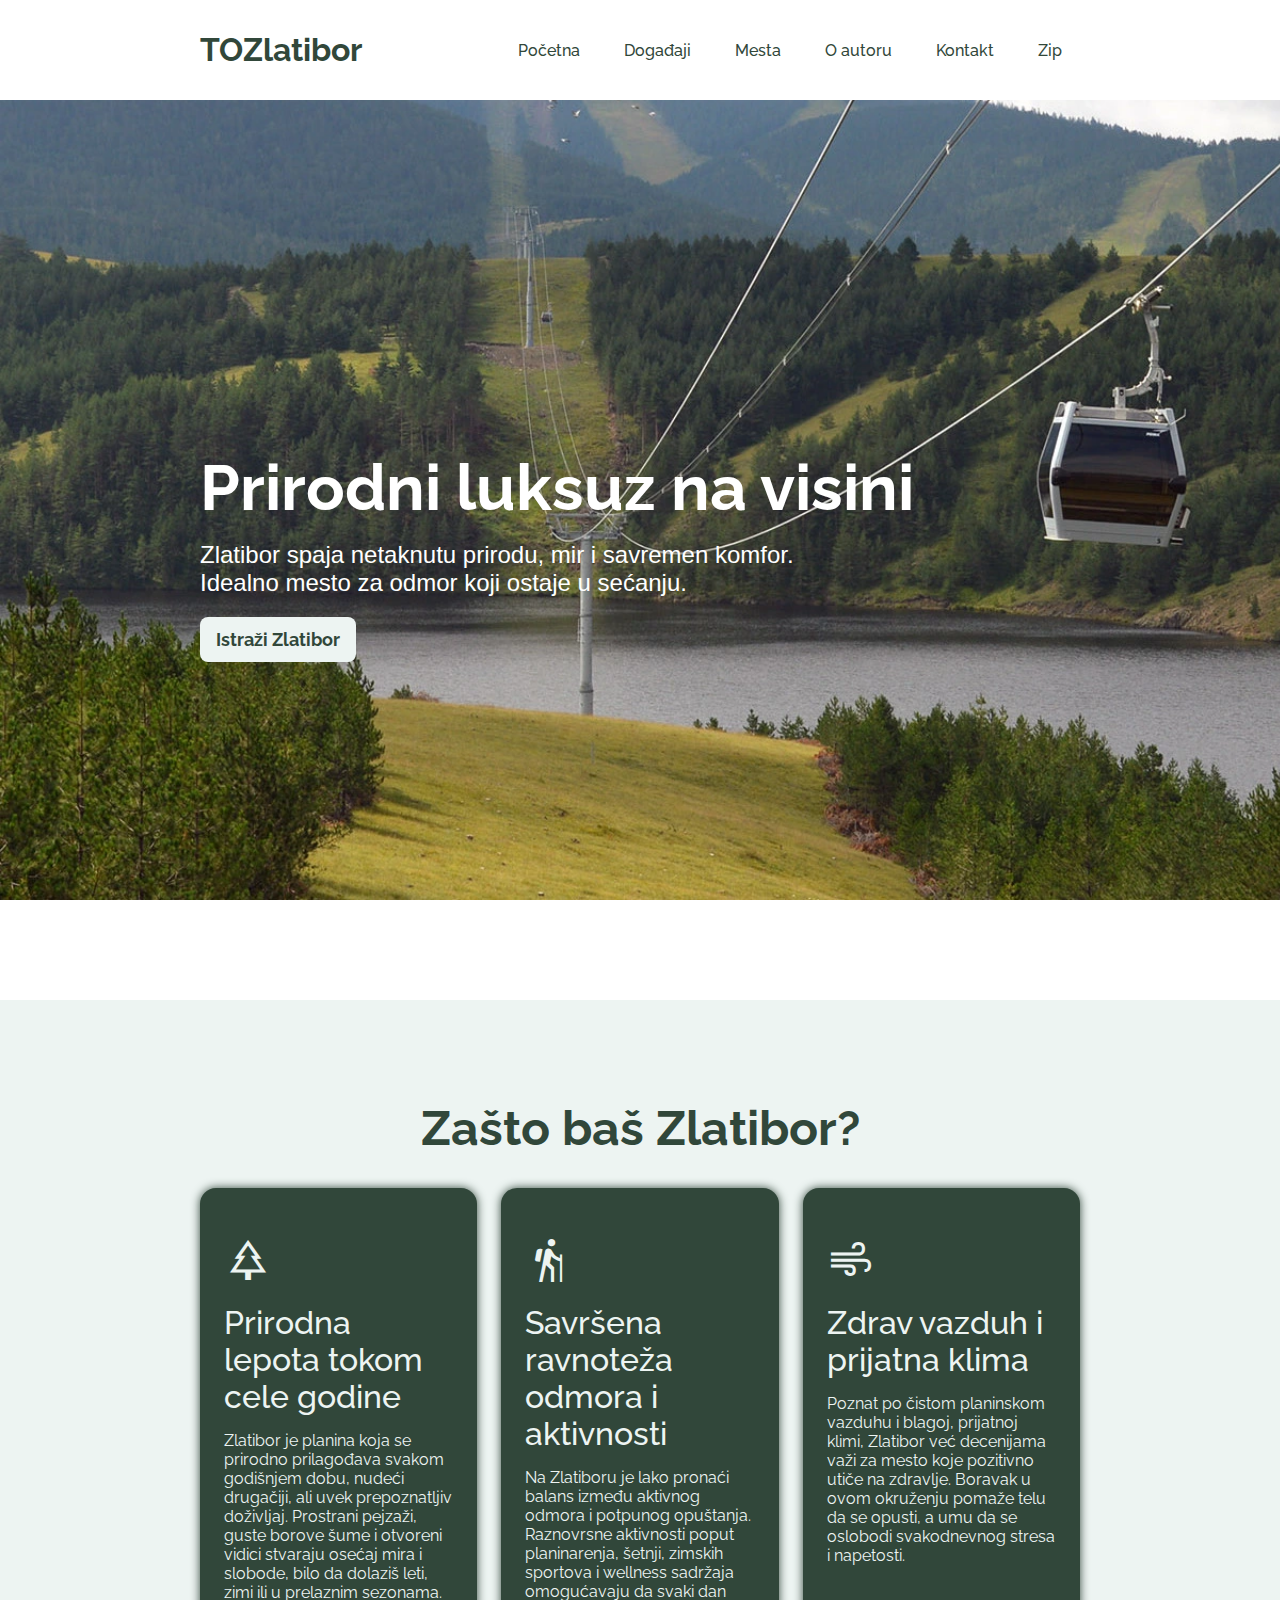
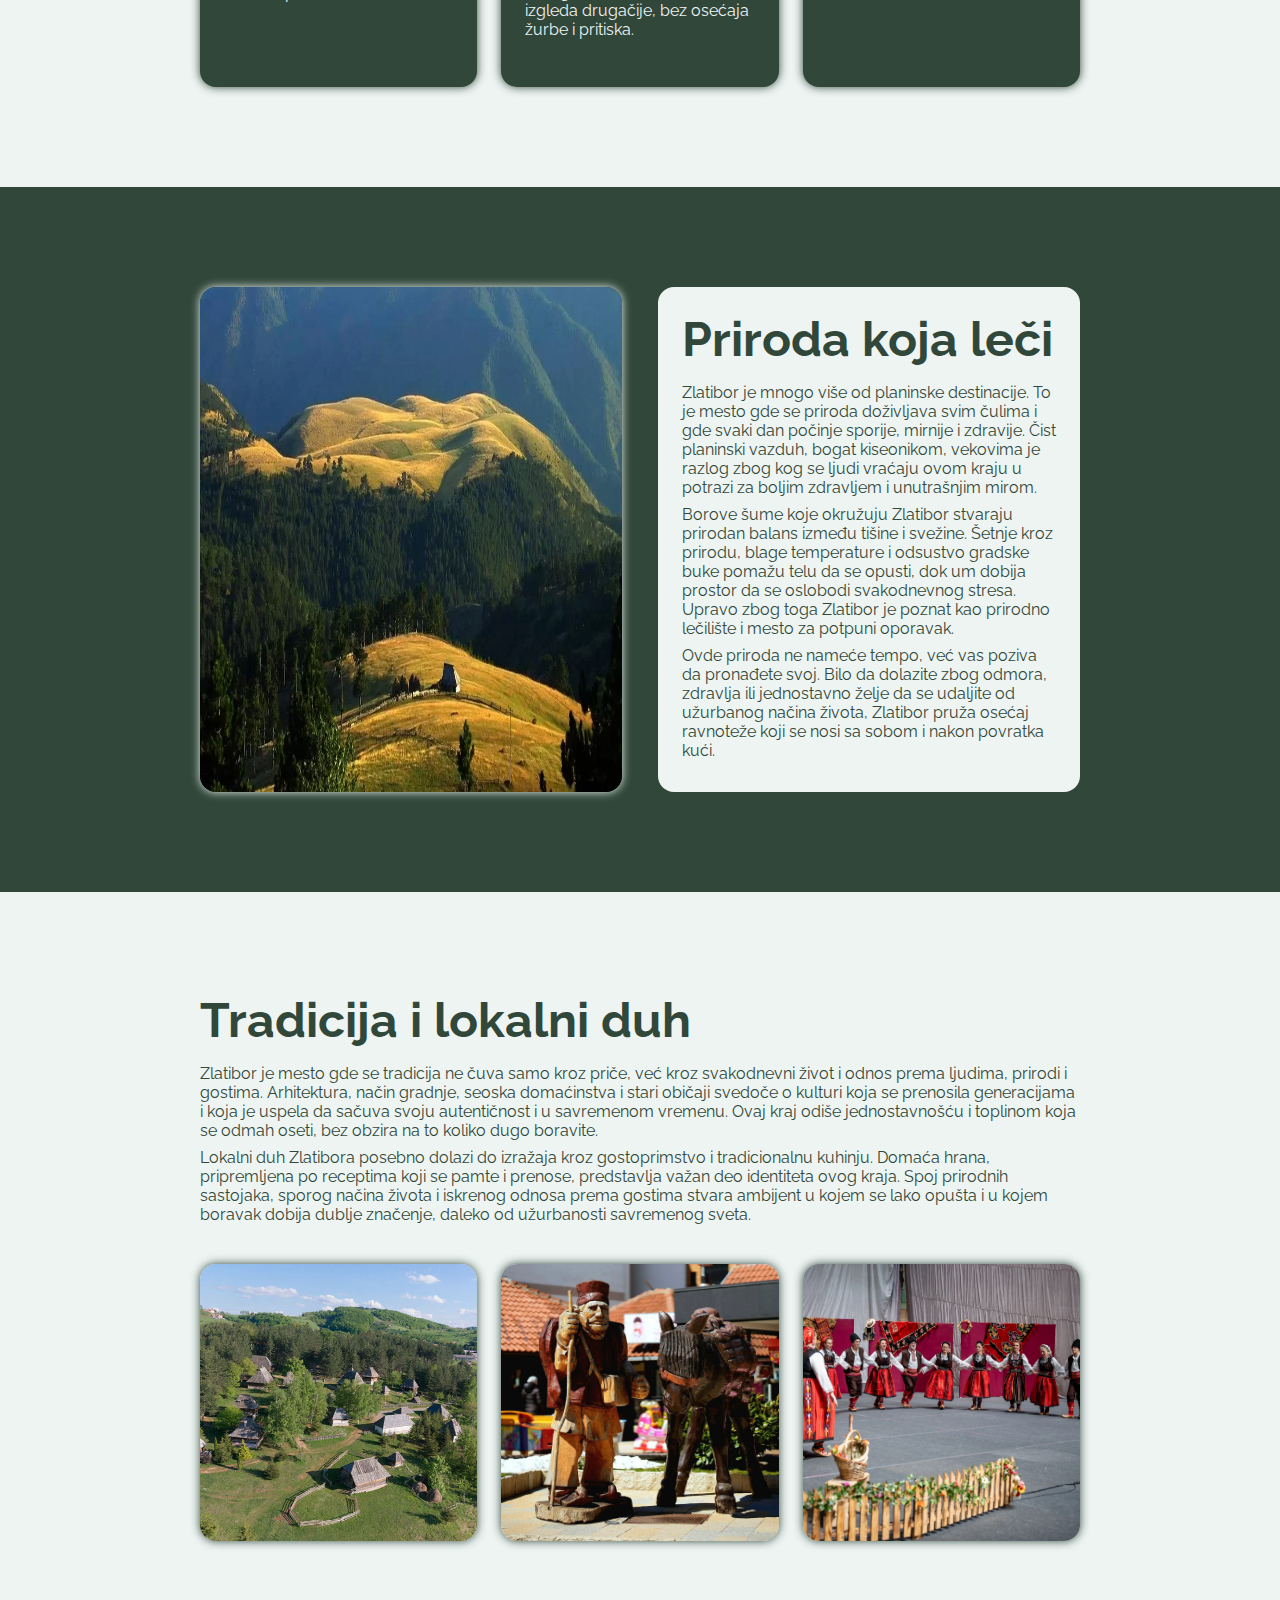
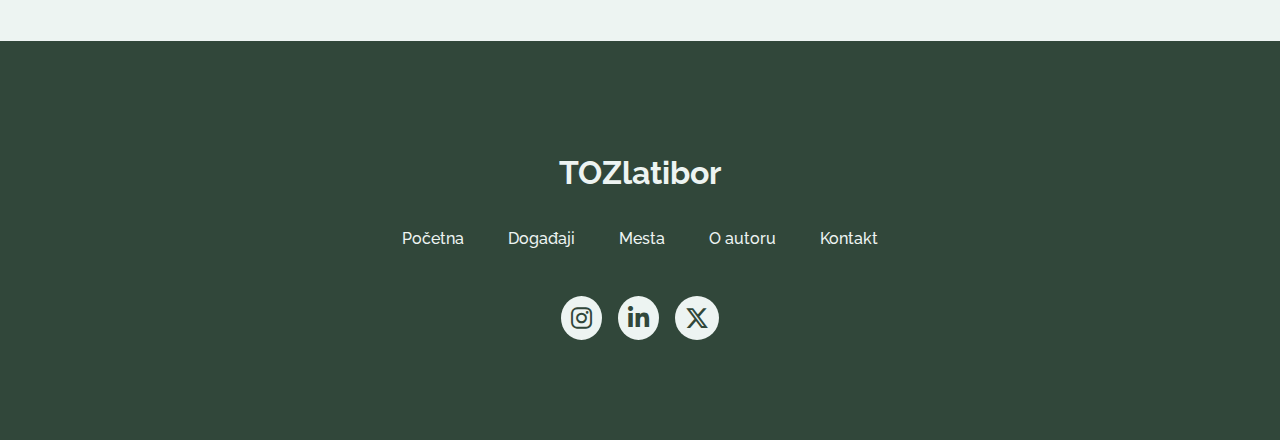
<file: lukar/index.html>
<!DOCTYPE html>
<html lang="en">
<head>
  <title>TOZlatibor</title>
  <meta charset="UTF-8">
  <link rel="stylesheet" href="assets/css/style.css" type="text/css">
  <link rel="shortcut icon" href="assets/img/logo.png" type="image/png">
  <link rel="stylesheet" href="https://fonts.googleapis.com/css2?family=Material+Symbols+Outlined:opsz,wght,FILL,GRAD@48,400,0,0" />
  <link rel="stylesheet" href="https://cdnjs.cloudflare.com/ajax/libs/font-awesome/6.5.1/css/all.min.css">
  <link rel="preconnect" href="https://fonts.gstatic.com" crossorigin>
  <link href="https://fonts.googleapis.com/css2?family=Lato:ital,wght@0,100;0,300;0,400;0,700;0,900;1,100;1,300;1,400;1,700;1,900&family=Raleway:ital,wght@0,100..900;1,100..900&display=swap" rel="stylesheet">
</head>
<body>
  <header>
    <a href="index.html" class="logo-holder"><p id="logo">TOZlatibor</p></a>
    <ul class="navbar">
      <li><a href="index.html" class="navbar-link">Početna</a></li>
      <li><a href="dogadjaji.html" class="navbar-link">Događaji</a></li>
      <li><a href="mesta.html" class="navbar-link">Mesta</a></li>
      <li><a href="oautoru.html" class="navbar-link">O autoru</a></li>
      <li><a href="kontakt.html" class="navbar-link">Kontakt</a></li>
      <li><a href="lukar.zip" class="navbar-link">Zip</a></li>
    </ul>
  </header>
  <div id="first-section">
    <div id="hero-content-holder">
      <h1 class="main-h">Prirodni luksuz na visini</h1>
      <p class="main-text">Zlatibor spaja netaknutu prirodu, mir i savremen komfor. Idealno mesto za odmor koji ostaje u sećanju.</p>
      <a href="mesta.html" id="hero-link">Istraži Zlatibor</a>
    </div>
  </div>
  <div id="second-section">
    <h2 class="h2-sec">Zašto baš Zlatibor?</h2>
    <div class="card-holder-sec">
      <div class="card-sec">
        <span class="material-symbols-outlined" id="park">park</span>
        <h3 class="h3-sec">Prirodna lepota tokom cele godine</h3>
        <p class="p-sec">Zlatibor je planina koja se prirodno prilagođava svakom godišnjem dobu, nudeći drugačiji, ali uvek prepoznatljiv doživljaj. Prostrani pejzaži, guste borove šume i otvoreni vidici stvaraju osećaj mira i slobode, bilo da dolaziš leti, zimi ili u prelaznim sezonama.</p>
      </div>
      <div class="card-sec">
        <span class="material-symbols-outlined" id="hiking">hiking</span>
        <h3 class="h3-sec">Savršena ravnoteža odmora i aktivnosti</h3>
        <p class="p-sec">Na Zlatiboru je lako pronaći balans između aktivnog odmora i potpunog opuštanja. Raznovrsne aktivnosti poput planinarenja, šetnji, zimskih sportova i wellness sadržaja omogućavaju da svaki dan izgleda drugačije, bez osećaja žurbe i pritiska.</p>
      </div>
      <div class="card-sec">
        <span class="material-symbols-outlined" id="air">air</span>
        <h3 class="h3-sec">Zdrav vazduh i prijatna klima</h3>
        <p class="p-sec">Poznat po čistom planinskom vazduhu i blagoj, prijatnoj klimi, Zlatibor već decenijama važi za mesto koje pozitivno utiče na zdravlje. Boravak u ovom okruženju pomaže telu da se opusti, a umu da se oslobodi svakodnevnog stresa i napetosti.</p>
      </div>
    </div>
  </div>
  <div id="third-section">
    <img src="assets/img/priroda.webp" alt="priroda" id="priroda">
    <div id="right-content-holder">
      <h2 class="h2-th">Priroda koja leči</h2>
      <p class="p-th">Zlatibor je mnogo više od planinske destinacije. To je mesto gde se priroda doživljava svim čulima i gde svaki dan počinje sporije, mirnije i zdravije. Čist planinski vazduh, bogat kiseonikom, vekovima je razlog zbog kog se ljudi vraćaju ovom kraju u potrazi za boljim zdravljem i unutrašnjim mirom.</p>
      <p class="p-th">Borove šume koje okružuju Zlatibor stvaraju prirodan balans između tišine i svežine. Šetnje kroz prirodu, blage temperature i odsustvo gradske buke pomažu telu da se opusti, dok um dobija prostor da se oslobodi svakodnevnog stresa. Upravo zbog toga Zlatibor je poznat kao prirodno lečilište i mesto za potpuni oporavak.</p>
      <p class="p-th">Ovde priroda ne nameće tempo, već vas poziva da pronađete svoj. Bilo da dolazite zbog odmora, zdravlja ili jednostavno želje da se udaljite od užurbanog načina života, Zlatibor pruža osećaj ravnoteže koji se nosi sa sobom i nakon povratka kući.</p>
    </div>
  </div>
  <div id="fourth-section">
    <h2 class="h2-th">Tradicija i lokalni duh</h2>
    <p class="p-th">Zlatibor je mesto gde se tradicija ne čuva samo kroz priče, već kroz svakodnevni život i odnos prema ljudima, prirodi i gostima. Arhitektura, način gradnje, seoska domaćinstva i stari običaji svedoče o kulturi koja se prenosila generacijama i koja je uspela da sačuva svoju autentičnost i u savremenom vremenu. Ovaj kraj odiše jednostavnošću i toplinom koja se odmah oseti, bez obzira na to koliko dugo boravite.</p>
    <p class="p-th">Lokalni duh Zlatibora posebno dolazi do izražaja kroz gostoprimstvo i tradicionalnu kuhinju. Domaća hrana, pripremljena po receptima koji se pamte i prenose, predstavlja važan deo identiteta ovog kraja. Spoj prirodnih sastojaka, sporog načina života i iskrenog odnosa prema gostima stvara ambijent u kojem se lako opušta i u kojem boravak dobija dublje značenje, daleko od užurbanosti savremenog sveta.</p>
    <div class="image-holder">
      <img src="assets/img/selo.jpg" alt="selo" class="img-t">
      <img src="assets/img/centar.webp" alt="centar" class="img-t">
      <img src="assets/img/folklor.webp" alt="folklor" class="img-t">
    </div>
  </div>
  <footer>
    <div class="footer-holder">
      <a href="index.html" class="logo-holder"><p id="logo-footer-holder">TOZlatibor</p></a>
      <ul class="links-footer-holder">
        <li><a href="index.html" class="footer-link">Početna</a></li>
        <li><a href="dogadjaji.html" class="footer-link">Događaji</a></li>
        <li><a href="mesta.html" class="footer-link">Mesta</a></li>
        <li><a href="oautoru.html" class="footer-link">O autoru</a></li>
        <li><a href="kontakt.html" class="footer-link">Kontakt</a></li>
      </ul>
      <div class="media-holder">
        <a href="https://www.instagram.com/"><span class="fa-brands fa-instagram"></span></a>
        <a href="https://www.linkedin.com/"><span class="fa-brands fa-linkedin-in"></span></a>
        <a href="https://www.linkedin.com/"><span class="fa-brands fa-x-twitter"></span></a>
      </div>
    </div>
  </footer>
 </body>
</html>
</file>
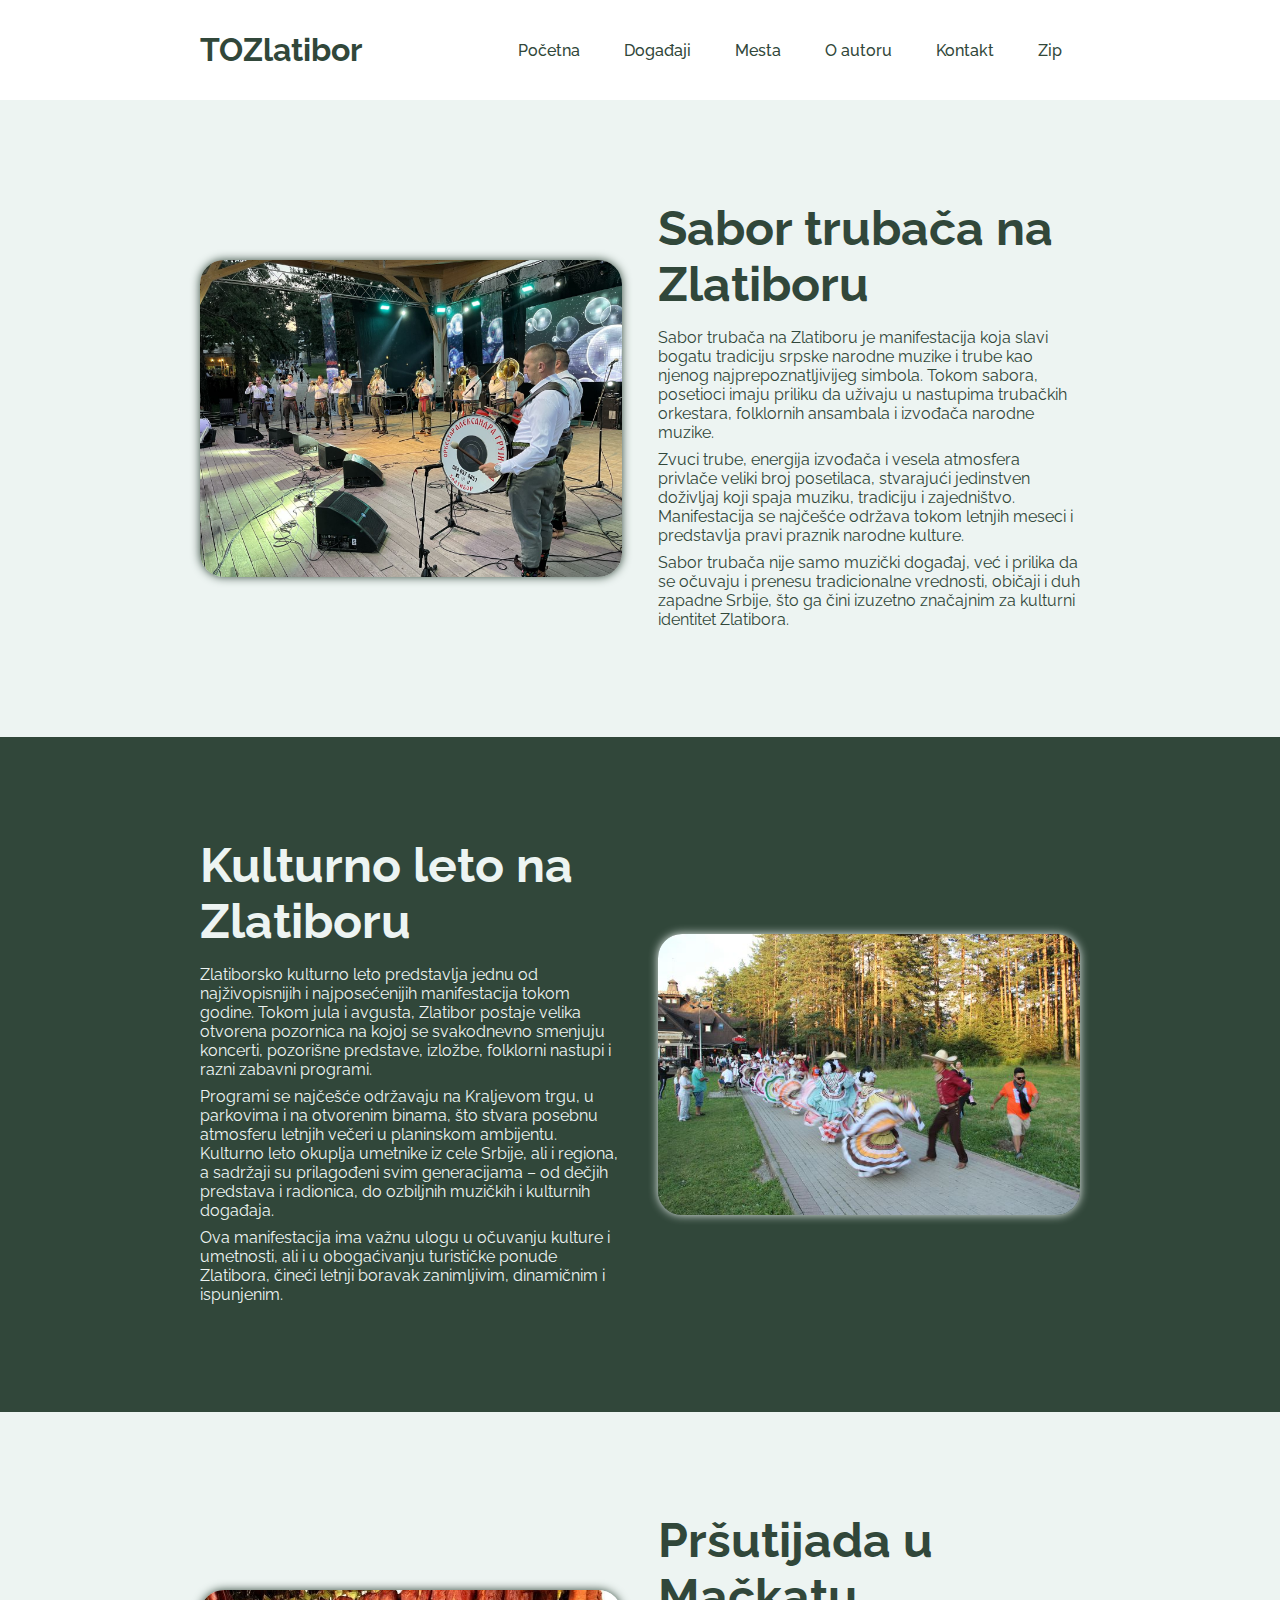
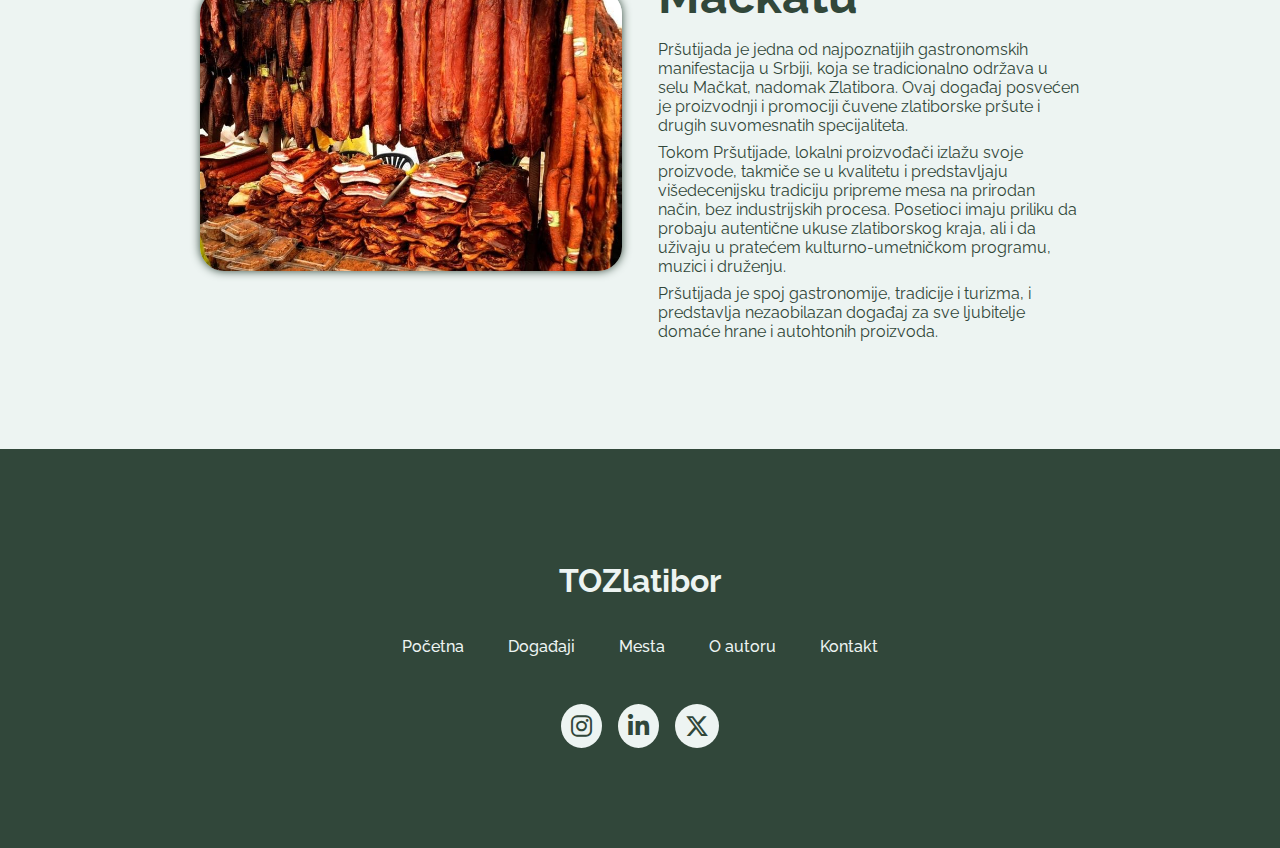
<file: lukar/dogadjaji.html>
<!DOCTYPE html>
<html lang="en">
<head>
  <title>Događaji</title>
  <meta charset="UTF-8">
  <link rel="stylesheet" href="assets/css/style.css" type="text/css">
  <link rel="shortcut icon" href="assets/img/logo.png" type="image/png">
  <link rel="stylesheet" href="https://fonts.googleapis.com/css2?family=Material+Symbols+Outlined:opsz,wght,FILL,GRAD@48,400,0,0" />
  <link rel="stylesheet" href="https://cdnjs.cloudflare.com/ajax/libs/font-awesome/6.5.1/css/all.min.css">
  <link rel="preconnect" href="https://fonts.gstatic.com" crossorigin>
  <link href="https://fonts.googleapis.com/css2?family=Lato:ital,wght@0,100;0,300;0,400;0,700;0,900;1,100;1,300;1,400;1,700;1,900&family=Raleway:ital,wght@0,100..900;1,100..900&display=swap" rel="stylesheet">
</head>
<body>
  <header>
    <a href="index.html" class="logo-holder"><p id="logo">TOZlatibor</p></a>
    <ul class="navbar">
      <li><a href="index.html" class="navbar-link">Početna</a></li>
      <li><a href="dogadjaji.html" class="navbar-link">Događaji</a></li>
      <li><a href="mesta.html" class="navbar-link">Mesta</a></li>
      <li><a href="oautoru.html" class="navbar-link">O autoru</a></li>
      <li><a href="kontakt.html" class="navbar-link">Kontakt</a></li>
      <li><a href="lukar.zip" class="navbar-link">Zip</a></li>
    </ul>
  </header>
  <div class="dogadjaji-sec">
    <img src="assets/img/sabor.jpg" alt="sabor trubaca" id="sabor">
    <div class="content-column">
        <h2 class="h2-d1">Sabor trubača na Zlatiboru</h2>
        <p class="p-d1">Sabor trubača na Zlatiboru je manifestacija koja slavi bogatu tradiciju srpske narodne muzike i trube kao njenog najprepoznatljivijeg simbola. Tokom sabora, posetioci imaju priliku da uživaju u nastupima trubačkih orkestara, folklornih ansambala i izvođača narodne muzike.</p>
        <p class="p-d1">Zvuci trube, energija izvođača i vesela atmosfera privlače veliki broj posetilaca, stvarajući jedinstven doživljaj koji spaja muziku, tradiciju i zajedništvo. Manifestacija se najčešće održava tokom letnjih meseci i predstavlja pravi praznik narodne kulture.</p>
        <p class="p-d1">Sabor trubača nije samo muzički događaj, već i prilika da se očuvaju i prenesu tradicionalne vrednosti, običaji i duh zapadne Srbije, što ga čini izuzetno značajnim za kulturni identitet Zlatibora.</p>
    </div>
  </div>
  <div class="dogadjaji-sec-sec">
    <div class="content-column">
        <h2 class="h2-d2">Kulturno leto na Zlatiboru</h2>
        <p class="p-d2">Zlatiborsko kulturno leto predstavlja jednu od najživopisnijih i najposećenijih manifestacija tokom godine. Tokom jula i avgusta, Zlatibor postaje velika otvorena pozornica na kojoj se svakodnevno smenjuju koncerti, pozorišne predstave, izložbe, folklorni nastupi i razni zabavni programi.</p>
        <p class="p-d2">Programi se najčešće održavaju na Kraljevom trgu, u parkovima i na otvorenim binama, što stvara posebnu atmosferu letnjih večeri u planinskom ambijentu. Kulturno leto okuplja umetnike iz cele Srbije, ali i regiona, a sadržaji su prilagođeni svim generacijama – od dečjih predstava i radionica, do ozbiljnih muzičkih i kulturnih događaja.</p>
        <p class="p-d2">Ova manifestacija ima važnu ulogu u očuvanju kulture i umetnosti, ali i u obogaćivanju turističke ponude Zlatibora, čineći letnji boravak zanimljivim, dinamičnim i ispunjenim.</p>
    </div>
    <img src="assets/img/klzlatibor.jpeg" alt="kulturno leto Zlatibor" id="kleto">
  </div>
  <div class="dogadjaji-sec">
    <img src="assets/img/prsutijada.jpg" alt="sabor trubaca" id="sabor">
    <div class="content-column">
        <h2 class="h2-d1">Pršutijada u Mačkatu</h2>
        <p class="p-d1">Pršutijada je jedna od najpoznatijih gastronomskih manifestacija u Srbiji, koja se tradicionalno održava u selu Mačkat, nadomak Zlatibora. Ovaj događaj posvećen je proizvodnji i promociji čuvene zlatiborske pršute i drugih suvomesnatih specijaliteta.</p>
        <p class="p-d1">Tokom Pršutijade, lokalni proizvođači izlažu svoje proizvode, takmiče se u kvalitetu i predstavljaju višedecenijsku tradiciju pripreme mesa na prirodan način, bez industrijskih procesa. Posetioci imaju priliku da probaju autentične ukuse zlatiborskog kraja, ali i da uživaju u pratećem kulturno-umetničkom programu, muzici i druženju.</p>
        <p class="p-d1">Pršutijada je spoj gastronomije, tradicije i turizma, i predstavlja nezaobilazan događaj za sve ljubitelje domaće hrane i autohtonih proizvoda.</p>
    </div>
  </div>
  <footer>
    <div class="footer-holder">
      <a href="index.html" class="logo-holder"><p id="logo-footer-holder">TOZlatibor</p></a>
      <ul class="links-footer-holder">
        <li><a href="index.html" class="footer-link">Početna</a></li>
        <li><a href="dogadjaji.html" class="footer-link">Događaji</a></li>
        <li><a href="mesta.html" class="footer-link">Mesta</a></li>
        <li><a href="oautoru.html" class="footer-link">O autoru</a></li>
        <li><a href="kontakt.html" class="footer-link">Kontakt</a></li>
      </ul>
      <div class="media-holder">
        <a href="https://www.instagram.com/"><span class="fa-brands fa-instagram"></span></a>
        <a href="https://www.linkedin.com/"><span class="fa-brands fa-linkedin-in"></span></a>
        <a href="https://www.linkedin.com/"><span class="fa-brands fa-x-twitter"></span></a>
      </div>
    </div>
  </footer>
</body>
</html>
</file>
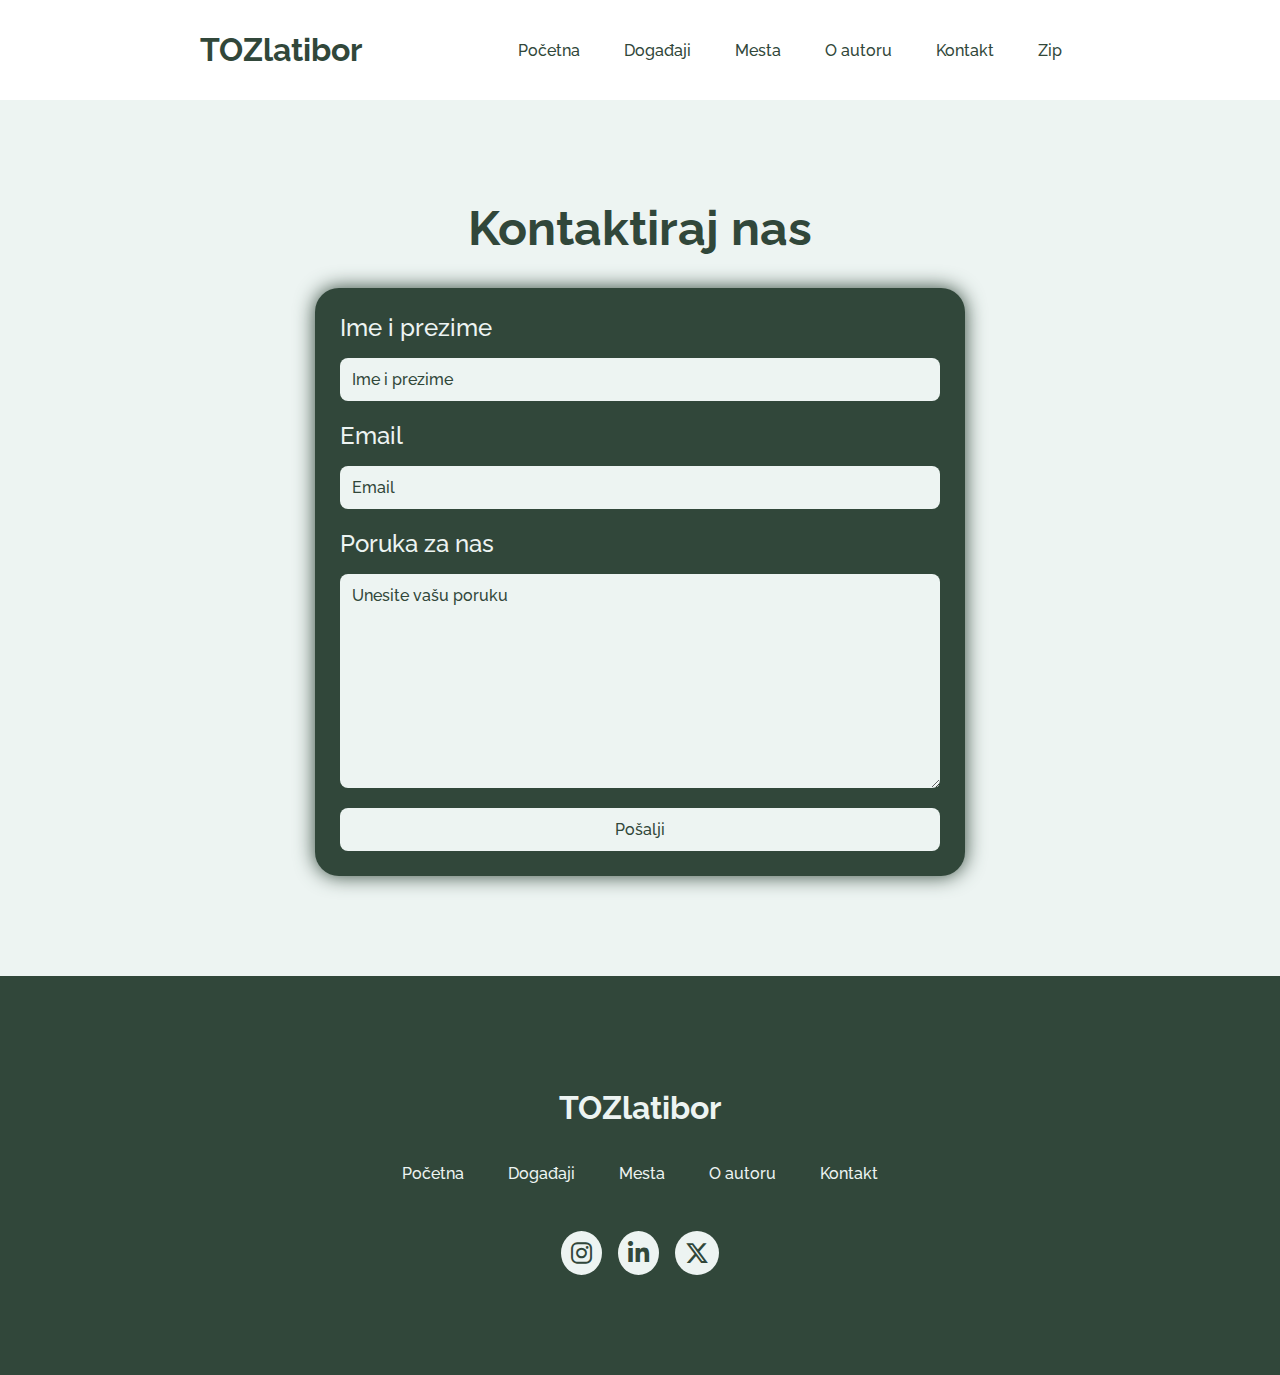
<file: lukar/kontakt.html>
<!DOCTYPE html>
<html lang="en">
<head>
  <title>Kontakt</title>
  <meta charset="UTF-8">
  <link rel="stylesheet" href="assets/css/style.css" type="text/css">
  <link rel="shortcut icon" href="assets/img/logo.png" type="image/png">
  <link rel="stylesheet" href="https://fonts.googleapis.com/css2?family=Material+Symbols+Outlined:opsz,wght,FILL,GRAD@48,400,0,0" />
  <link rel="stylesheet" href="https://cdnjs.cloudflare.com/ajax/libs/font-awesome/6.5.1/css/all.min.css">
  <link rel="preconnect" href="https://fonts.gstatic.com" crossorigin>
  <link href="https://fonts.googleapis.com/css2?family=Lato:ital,wght@0,100;0,300;0,400;0,700;0,900;1,100;1,300;1,400;1,700;1,900&family=Raleway:ital,wght@0,100..900;1,100..900&display=swap" rel="stylesheet">
</head>
<body>
  <header>
    <a href="index.html" class="logo-holder"><p id="logo">TOZlatibor</p></a>
    <ul class="navbar">
      <li><a href="index.html" class="navbar-link">Početna</a></li>
      <li><a href="dogadjaji.html" class="navbar-link">Događaji</a></li>
      <li><a href="mesta.html" class="navbar-link">Mesta</a></li>
      <li><a href="oautoru.html" class="navbar-link">O autoru</a></li>
      <li><a href="kontakt.html" class="navbar-link">Kontakt</a></li>
      <li><a href="lukar.zip" class="navbar-link">Zip</a></li>
    </ul>
  </header>
  <div class="contact-sec">
    <h2 class="h2-sec">Kontaktiraj nas</h2>
    <form id="contact-form">
        <label for="ime" id="form-label">Ime i prezime</label>
        <input type="text" id="ime" name="ime-n" required placeholder="Ime i prezime"/>
        <label for="email" id="form-label">Email</label>
        <input type="text" id="email" name="email-n" required placeholder="Email"/>
        <label for="poruka" id="form-label">Poruka za nas</label>
        <textarea name="poruka-n" id="poruka" rows="10" required placeholder="Unesite vašu poruku"></textarea>
        <button type="submit" id="contact-submit">Pošalji</button>
    </form>
  </div>
  <footer>
    <div class="footer-holder">
      <a href="index.html" class="logo-holder"><p id="logo-footer-holder">TOZlatibor</p></a>
      <ul class="links-footer-holder">
        <li><a href="index.html" class="footer-link">Početna</a></li>
        <li><a href="dogadjaji.html" class="footer-link">Događaji</a></li>
        <li><a href="mesta.html" class="footer-link">Mesta</a></li>
        <li><a href="oautoru.html" class="footer-link">O autoru</a></li>
        <li><a href="kontakt.html" class="footer-link">Kontakt</a></li>
      </ul>
      <div class="media-holder">
        <a href="https://www.instagram.com/"><span class="fa-brands fa-instagram"></span></a>
        <a href="https://www.linkedin.com/"><span class="fa-brands fa-linkedin-in"></span></a>
        <a href="https://www.linkedin.com/"><span class="fa-brands fa-x-twitter"></span></a>
      </div>
    </div>
  </footer>
</body>
</html>
</file>
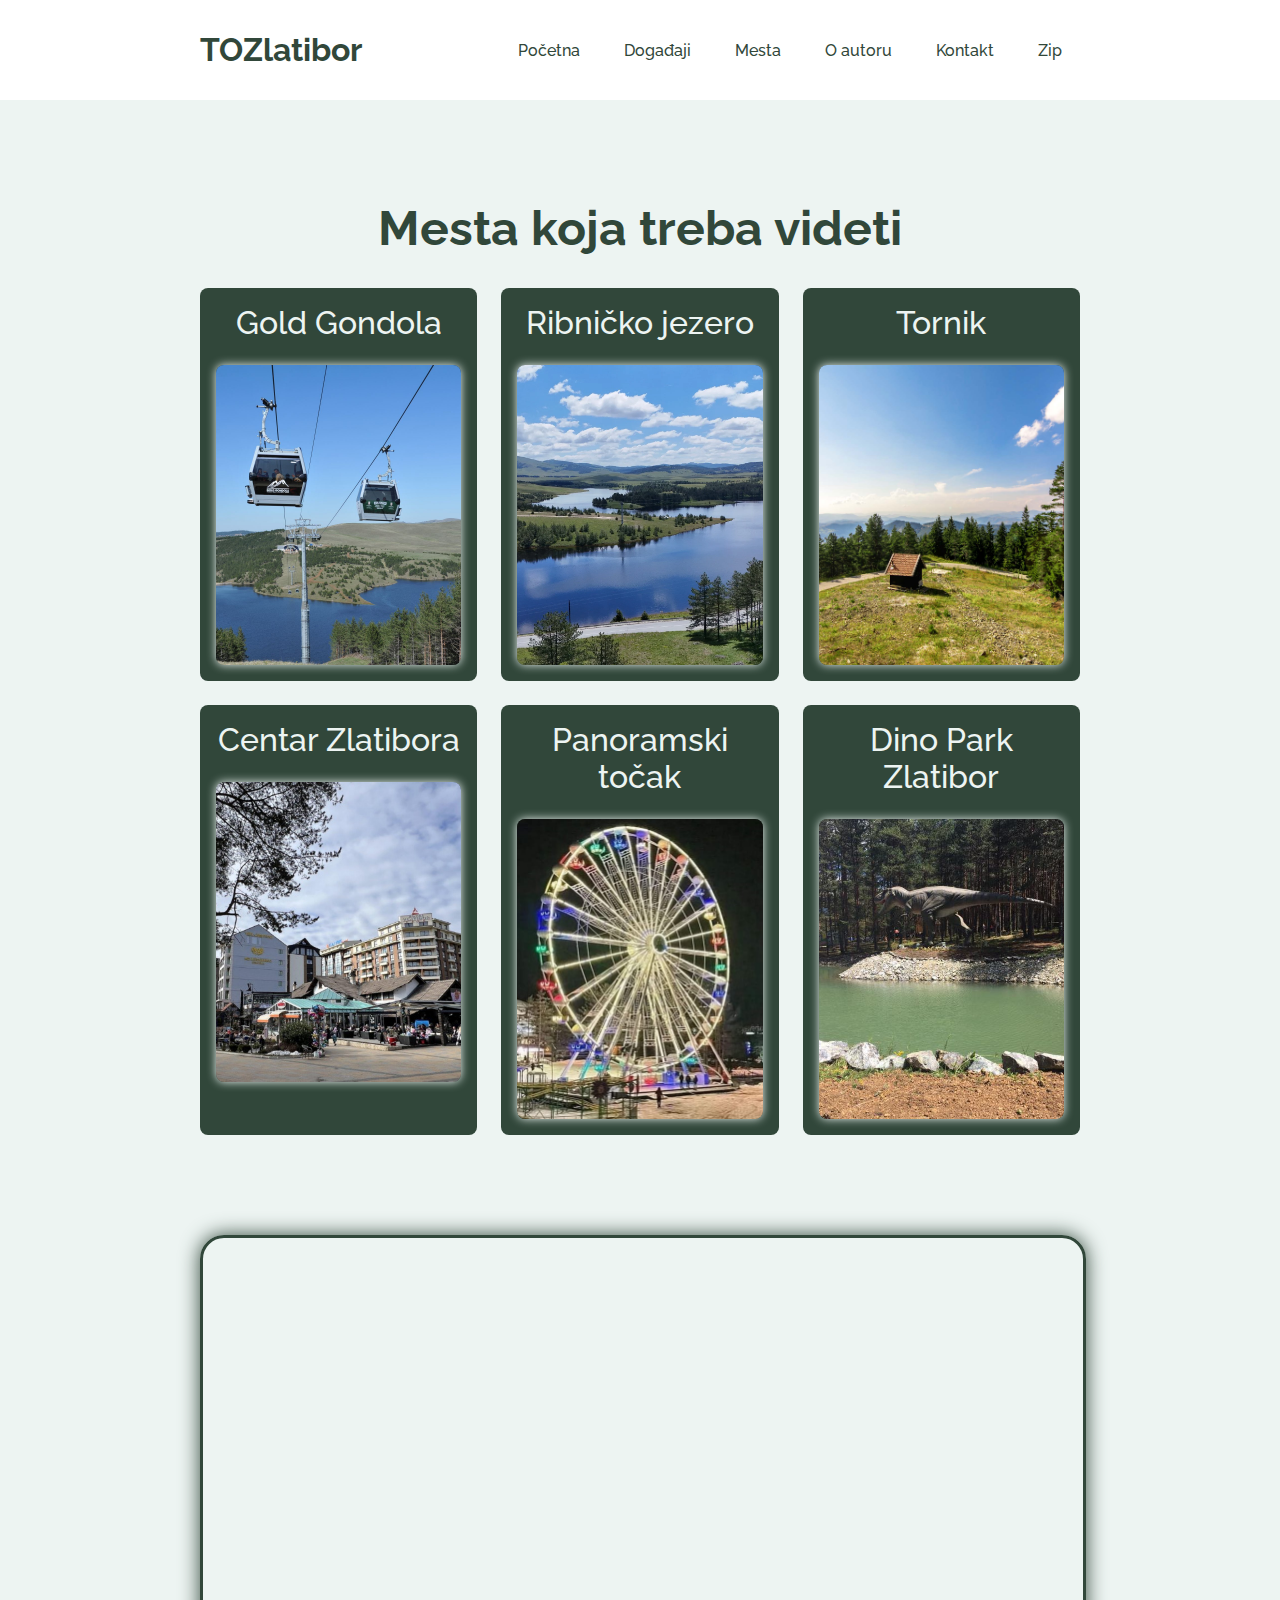
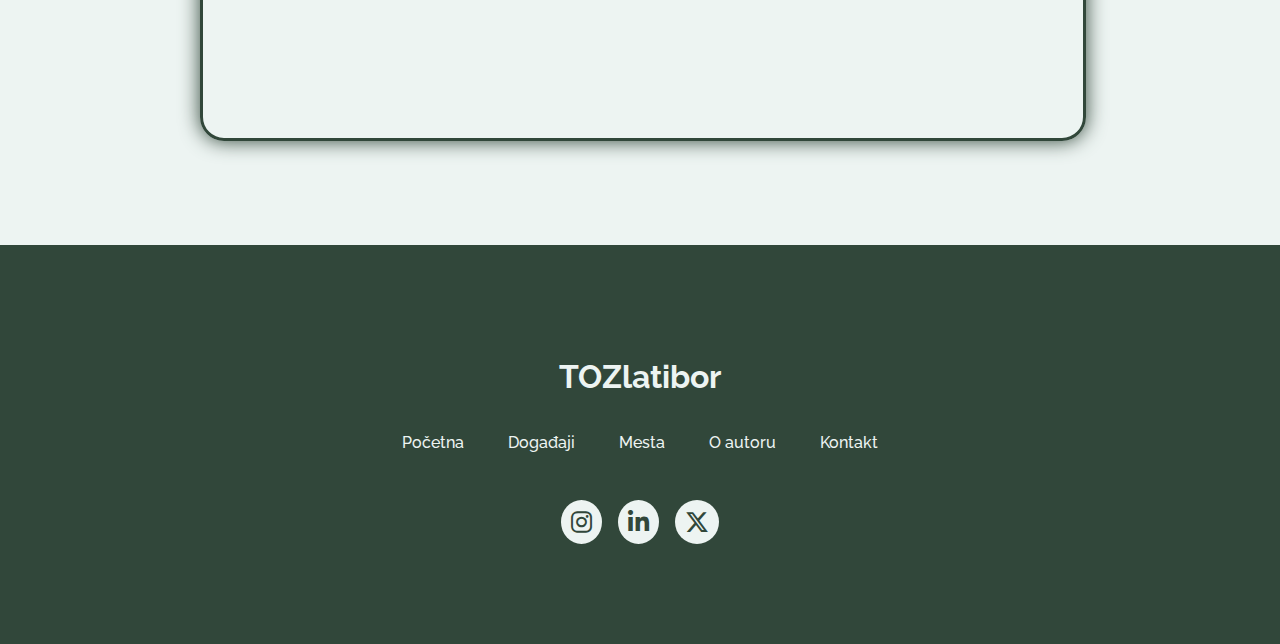
<file: lukar/mesta.html>
<!DOCTYPE html>
<html lang="en">
<head>
  <title>Mesta</title>
  <meta charset="UTF-8">
  <link rel="stylesheet" href="assets/css/style.css">
  <link rel="shortcut icon" href="assets/img/logo.png" type="image/png">
  <link rel="stylesheet" href="https://fonts.googleapis.com/css2?family=Material+Symbols+Outlined:opsz,wght,FILL,GRAD@48,400,0,0" />
  <link rel="stylesheet" href="https://cdnjs.cloudflare.com/ajax/libs/font-awesome/6.5.1/css/all.min.css">
  <link rel="preconnect" href="https://fonts.gstatic.com" crossorigin>
  <link href="https://fonts.googleapis.com/css2?family=Lato:ital,wght@0,100;0,300;0,400;0,700;0,900;1,100;1,300;1,400;1,700;1,900&family=Raleway:ital,wght@0,100..900;1,100..900&display=swap" rel="stylesheet">
</head>
<body>
  <header>
    <a href="index.html" class="logo-holder"><p id="logo">TOZlatibor</p></a>
    <ul class="navbar">
      <li><a href="index.html" class="navbar-link">Početna</a></li>
      <li><a href="dogadjaji.html" class="navbar-link">Događaji</a></li>
      <li><a href="mesta.html" class="navbar-link">Mesta</a></li>
      <li><a href="oautoru.html" class="navbar-link">O autoru</a></li>
      <li><a href="kontakt.html" class="navbar-link">Kontakt</a></li>
      <li><a href="lukar.zip" class="navbar-link">Zip</a></li>
    </ul>
  </header>
  <div id="place-section">
    <h2 class="h2-sec">Mesta koja treba videti</h2>
    <div id="image-holder">
        <div class="place-div">
            <h3 class="place-h3">Gold Gondola</h3>
            <div class="imageee">
                <img src="assets/img/goldgondolaaa.jpeg" alt="gold-gondola" class="image-gallery"/>
            </div>
        </div>
        <div class="place-div">
            <h3 class="place-h3">Ribničko jezero</h3>
            <div class="imageee">
                <img src="assets/img/ribjez.webp" alt="ribničko jezer" class="image-gallery"/>
            </div>
        </div>
        <div class="place-div">
            <h3 class="place-h3">Tornik</h3>
            <div class="imageee">
                <img src="assets/img/tornik.jpg" alt="tornik" class="image-gallery"/>
            </div>
        </div>
        <div class="place-div">
            <h3 class="place-h3">Centar Zlatibora</h3>
            <div class="imageee">
                <img src="assets/img/centarzl.jpeg" alt="centar zlatibor" class="image-gallery"/>
            </div>
        </div>
        <div class="place-div">
            <h3 class="place-h3">Panoramski točak</h3>
            <div class="imageee">
                <img src="assets/img/pantocak.jpg" alt="panoramski tocak" class="image-gallery"/>
            </div>
        </div>
        <div class="place-div">
            <h3 class="place-h3">Dino Park Zlatibor</h3>
            <div class="imageee">
                <img src="assets/img/dino.jpg" alt="dino prak zlatibor" class="image-gallery"/>
            </div>
        </div>
    </div>
  </div>
  <div id="map-section">
    <iframe src="https://www.google.com/maps/embed?pb=!1m18!1m12!1m3!1d57807.66875779266!2d19.668273230956704!3d43.70276940133873!2m3!1f0!2f0!3f0!3m2!1i1024!2i768!4f13.1!3m3!1m2!1s0x47582f8f84661877%3A0x43364460a56d557c!2z0JfQu9Cw0YLQuNCx0L7RgA!5e1!3m2!1ssr!2srs!4v1766758097275!5m2!1ssr!2srs" allowfullscreen="" loading="lazy" id="map-frame"></iframe>
  </div>
  <footer>
    <div class="footer-holder">
      <a href="index.html" class="logo-holder"><p id="logo-footer-holder">TOZlatibor</p></a>
      <ul class="links-footer-holder">
        <li><a href="index.html" class="footer-link">Početna</a></li>
        <li><a href="dogadjaji.html" class="footer-link">Događaji</a></li>
        <li><a href="mesta.html" class="footer-link">Mesta</a></li>
        <li><a href="oautoru.html" class="footer-link">O autoru</a></li>
        <li><a href="kontakt.html" class="footer-link">Kontakt</a></li>
      </ul>
      <div class="media-holder">
        <a href="https://www.instagram.com/"><span class="fa-brands fa-instagram"></span></a>
        <a href="https://www.linkedin.com/"><span class="fa-brands fa-linkedin-in"></span></a>
        <a href="https://www.linkedin.com/"><span class="fa-brands fa-x-twitter"></span></a>
      </div>
    </div>
  </footer>
</body>
</html>
</file>
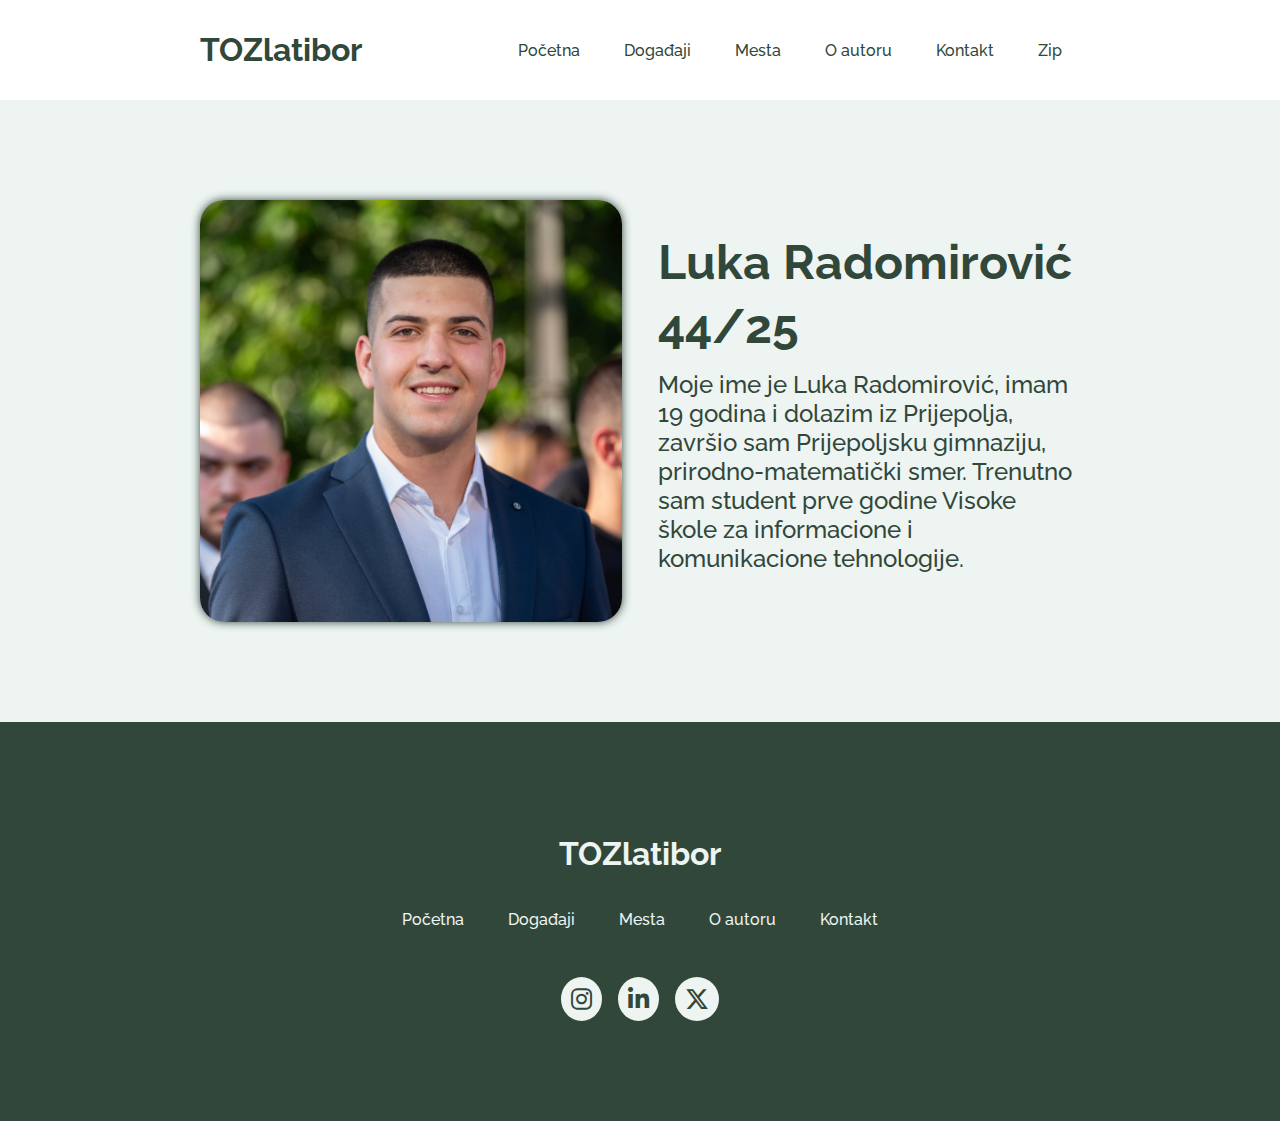
<file: lukar/oautoru.html>
<!DOCTYPE html>
<html lang="en">
<head>
  <title>O autoru</title>
  <meta charset="UTF-8">
  <link rel="stylesheet" href="assets/css/style.css" type="text/css">
  <link rel="shortcut icon" href="assets/img/logo.png" type="image/png">
  <link rel="stylesheet" href="https://fonts.googleapis.com/css2?family=Material+Symbols+Outlined:opsz,wght,FILL,GRAD@48,400,0,0" />
  <link rel="stylesheet" href="https://cdnjs.cloudflare.com/ajax/libs/font-awesome/6.5.1/css/all.min.css">
  <link rel="preconnect" href="https://fonts.gstatic.com" crossorigin>
  <link href="https://fonts.googleapis.com/css2?family=Lato:ital,wght@0,100;0,300;0,400;0,700;0,900;1,100;1,300;1,400;1,700;1,900&family=Raleway:ital,wght@0,100..900;1,100..900&display=swap" rel="stylesheet">
</head>
<body>
  <header>
    <a href="index.html" class="logo-holder"><p id="logo">TOZlatibor</p></a>
    <ul class="navbar">
      <li><a href="index.html" class="navbar-link">Početna</a></li>
      <li><a href="dogadjaji.html" class="navbar-link">Događaji</a></li>
      <li><a href="mesta.html" class="navbar-link">Mesta</a></li>
      <li><a href="oautoru.html" class="navbar-link">O autoru</a></li>
      <li><a href="kontakt.html" class="navbar-link">Kontakt</a></li>
      <li><a href="lukar.zip" class="navbar-link">Zip</a></li>
    </ul>
  </header>
  <div class="author-holder">
    <img src="assets/img/DSC_0539.jpeg" alt="slika-autora" id="author-photo">
    <div class="author-content">
        <h2 class="author-h2">Luka Radomirović</h2>
        <h2 class="author-h2">44/25</h2>
        <p class="author-p">Moje ime je Luka Radomirović, imam 19 godina i dolazim iz Prijepolja, završio sam Prijepoljsku gimnaziju, prirodno-matematički smer. Trenutno sam student prve godine Visoke škole za informacione i komunikacione tehnologije.</p>
    </div>
  </div>
  <footer>
    <div class="footer-holder">
      <a href="index.html" class="logo-holder"><p id="logo-footer-holder">TOZlatibor</p></a>
      <ul class="links-footer-holder">
        <li><a href="index.html" class="footer-link">Početna</a></li>
        <li><a href="dogadjaji.html" class="footer-link">Događaji</a></li>
        <li><a href="mesta.html" class="footer-link">Mesta</a></li>
        <li><a href="oautoru.html" class="footer-link">O autoru</a></li>
        <li><a href="kontakt.html" class="footer-link">Kontakt</a></li>
      </ul>
      <div class="media-holder">
        <a href="https://www.instagram.com/"><span class="fa-brands fa-instagram"></span></a>
        <a href="https://www.linkedin.com/"><span class="fa-brands fa-linkedin-in"></span></a>
        <a href="https://www.linkedin.com/"><span class="fa-brands fa-x-twitter"></span></a>
      </div>
    </div>
  </footer>
</body>
</html>
</file>
<file: lukar/assets/css/style.css>
*{
  margin: 0px;
  padding: 0px;
}
/* Header prva strana */

header{
  width: 100%;
  height: 100px;
  display: flex;
  justify-content: space-between;
  align-items: center;
  background-color: white;
}
.logo-holder{
  text-decoration: none;
}
#logo{
  line-height: 64px;
  font-size: 32px;
  font-weight: 700;
  font-family: "Raleway", sans-serif;
  margin-left: 200px;
  text-decoration: none;
  color: #31473A;
}
.navbar{
  display: flex;
  justify-content: center;
  list-style: none;
  gap: 8px;
  margin-right: 200px;
}
.navbar-link{
  cursor: pointer;
  font-size: 16px;
  font-weight: 500;
  text-decoration: none;
  font-family: "Raleway", sans-serif;
  color: #31473A;
  border-width: 2px;
  border-style: solid;
  border-color: transparent;
  padding: 8px 16px;
  border-radius: 8px;
  background-color: transparent;
}
.navbar-link:hover{
  background-color: #EDF4F2;
}

/* Fali za aktivni link da napravim */
/* Prva sekcija */

#first-section{
  width: 100%;
  height: 900px;
  background-image: url("../img/gondola.webp");
  background-size: cover;
  background-repeat: no-repeat;
  background-attachment: fixed;
  display: flex;
  align-items: center;
}
#hero-content-holder{
  margin-left: 200px;
}
.main-h{
  font-family: "Raleway", sans-serif;
  margin-bottom: 16px;
  font-size: 64px;
  font-weight: 700;
  color: white;
}
.main-text{
  font-family: Arial, Helvetica, sans-serif;
  font-size: 24px;
  font-weight: 500;
  color: white;
  margin-bottom: 32px;
  max-width: 650px;
}
#hero-link{
  font-size: 18px;
  text-decoration: none;
  font-family: "Raleway", sans-serif;
  font-weight: 700;
  padding: 12px 16px;
  border-radius: 8px;
  background-color: #EDF4F2;
  color: #31473A;
}
#hero-link:hover{
  background-color: #31473A;
  color: #EDF4F2;
}

/* Druga sekcija */

#second-section{
  background-color: #EDF4F2;
  padding: 100px 200px;
}
.h2-sec{
  font-family: "Raleway", sans-serif;
  font-size: 48px;
  font-weight: 700;
  margin-bottom: 32px;
  color: #31473A;
  text-align: center;
}
.card-holder-sec{
  display: flex;
  justify-content: space-between;
  align-items: stretch;
  gap: 24px;
}
.card-sec{
  width: 33%;
  padding: 48px 24px;
  background-color: #31473A;
  border-radius: 16px;
  box-shadow: 0px 0px 10px #31473A;
}
.card-sec:hover{
  transform: scale(1.02);
}
.h3-sec{
  font-family: "Raleway", sans-serif;
  font-size: 32px;
  font-weight: 500;
  margin-top: 16px;
  margin-bottom: 16px;
  color: #EDF4F2;
}
.p-sec{
  font-family: "Raleway", sans-serif;
  font-size: 16px;
  color: #EDF4F2;
  max-width: 100%;
}
#park{
  font-size: 48px;
  color: #EDF4F2;
}
#hiking{
  font-size: 48px;
  color: #EDF4F2;
}
#air{
  font-size: 48px;
  color: #EDF4F2;
}

/* treca sekcija */

#third-section{
  padding: 100px 200px;
  background-color: #31473A;
  display: flex;
  justify-content: space-between;
  gap: 4%;
}
#priroda{
  width: 48%;
  border-radius: 16px;
  box-shadow: 0px 0px 10px #EDF4F2;
}
#right-content-holder{
  width: 48%;
  background-color: #EDF4F2;
  border-radius: 16px;
  padding: 24px;
}
.h2-th{
  font-family: "Raleway", sans-serif;
  font-size: 48px;
  font-weight: 700;
  margin-bottom: 16px;
  color: #31473A;
}
.p-th{
  font-family: "Raleway", sans-serif;
  font-size: 16px;
  color: #31473A;
  max-width: 100%;
  margin-bottom: 8px;
}

/* cetvta sekcija */

#fourth-section{
  padding: 100px 200px;
  background-color: #EDF4F2;
}
.image-holder{
  display: flex;
  justify-content: space-between;
  align-items: stretch;
  gap: 24;
}
.img-t{
  width: 31.5%;
  border-radius: 16px;
  object-fit: cover;
  object-position: bottom;
  margin-top: 32px;
  box-shadow: 0px 0px 10px #31473A;
}
.img-t:hover{
  transform: scale(1.02);
}

/* footer */

footer{
  padding: 100px 200px;
  background-color: #31473A;
  display: flex;
  flex-direction: column;
  align-items: center;
}
#logo-footer-holder{
  line-height: 64px;
  font-size: 32px;
  font-weight: 700;
  font-family: "Raleway", sans-serif;
  text-align: center;
  text-decoration: none;
  color: #EDF4F2;
  margin-bottom: 24px;
}
.links-footer-holder{
  display: flex;
  justify-content: center;
  list-style: none;
  gap: 8px;
  margin-bottom: 48px;
}
.footer-link{
  cursor: pointer;
  font-size: 16px;
  font-weight: 500;
  text-decoration: none;
  font-family: "Raleway", sans-serif;
  color: #EDF4F2;
  border-width: 2px;
  border-style: solid;
  border-color: transparent;
  padding: 8px 16px;
  border-radius: 8px;
  background-color: transparent;
}
.footer-link:hover{
  text-decoration: underline;
}
.media-holder{
  display: flex;
  justify-content: center;
  align-items: center;
  gap: 16px;
}
.fa-brands{
  font-size: 24px;
  color: #31473A;
  padding: 10px;
  background-color: #EDF4F2; 
  border-radius: 50%;
}
.author-holder{
  background-color: #EDF4F2;
  padding: 100px 200px;
  display: flex;
  justify-content: space-between;
  align-items: center;

}
#author-photo{
  width: 48%;
  border-radius: 24px;
  box-shadow: 0px 0px 10px #31473A;
}
.author-content{
  width: 48%;
}
.author-h2{
  font-family: "Raleway", sans-serif;
  font-size: 48px;
  font-weight: 700;
  margin-bottom: 8px;
  color: #31473A;
}
.author-p{
  font-family: "Raleway", sans-serif;
  font-size: 24px;
  font-weight: 500;
  margin: 16px 0px;
  color: #31473A;
}
.contact-sec{
  background-color: #EDF4F2;
  padding: 100px 200px;
}
#contact-form{
  padding: 25px;
  width: 600px;
  margin: 0px auto;
  background-color: #31473A;
  border-radius: 24px;
  display: flex;
  flex-direction: column;
  box-shadow: 0px 0px 20px #31473A;
}
#form-label{
  font-family: "Raleway", sans-serif;
  font-size: 24px;
  font-weight: 500;
  margin-bottom: 16px;
  color: #EDF4F2;
}
#contact-form input{
  font-family: "Raleway", sans-serif;
  color: #31473A;
  border: none;
  background-color: #EDF4F2;
  padding: 12px;
  border-radius: 8px;
  font-size: 16px;
  font-weight: 500;
  margin-bottom: 20px;
}
#contact-form input::placeholder{
  color: #31473A;
}
#poruka::placeholder{
  color: #31473A;
}
#poruka{
  font-family: "Raleway", sans-serif;
  color: #31473A;
  border: none;
  background-color: #EDF4F2;
  padding: 12px;
  border-radius: 8px;
  font-size: 16px;
  font-weight: 500;
  margin-bottom: 20px;
}
#contact-submit{
  font-family: "Raleway", sans-serif;
  background-color: #EDF4F2;
  padding: 12px;
  border-radius: 8px;
  font-size: 16px;
  font-weight: 500;
  border: none;
  color: #31473A;
}
#place-section{
  padding: 100px 200px;
  background-color: #EDF4F2;
}
#image-holder{
  display: grid;
  grid-template-columns: repeat(3, 1fr);
  gap: 24px;
}
.place-div{
  background-color: #31473A;
  padding: 16px;
  border-radius: 8px;
}
.place-div:hover{
  .image-gallery{scale: 1.1;}
}
.place-h3{
  font-family: "Raleway", sans-serif;
  font-size: 32px;
  font-weight: 500;
  margin-bottom: 24px;
  color: #EDF4F2;
  text-align: center;
}
.dogadjaji-sec{
  padding: 100px 200px;
  background-color: #EDF4F2;
  display: flex;
  align-items: center;
  justify-content: space-between;
}
#sabor{
  width: 48%;
  border-radius: 24px;
  box-shadow: 0px 0px 10px #31473A;
}
.content-column{
  display: flex;
  flex-direction: column;
  width: 48%;
}
.h2-d1{
  font-family: "Raleway", sans-serif;
  font-size: 48px;
  font-weight: 700;
  margin-bottom: 16px;
  color: #31473A;
}
.p-d1{
  font-family: "Raleway", sans-serif;
  font-size: 16px;
  color: #31473A;
  max-width: 100%;
  margin-bottom: 8px;
}
.dogadjaji-sec-sec{
  padding: 100px 200px;
  background-color: #31473A;
  display: flex;
  align-items: center;
  justify-content: space-between;
}
.h2-d2{
  font-family: "Raleway", sans-serif;
  font-size: 48px;
  font-weight: 700;
  margin-bottom: 16px;
  color: #EDF4F2
}
.p-d2{
  font-family: "Raleway", sans-serif;
  font-size: 16px;
  color: #EDF4F2;
  max-width: 100%;
  margin-bottom: 8px;
}
#kleto{
  width: 48%;
  border-radius: 24px;
  box-shadow: 0px 0px 10px #EDF4F2
}
#map-section{
  padding: 0px 200px 100px 200px;
  background-color: #EDF4F2;
}
#map-frame{
  width: 100%;
  height: 500px;
  border-radius: 24px;
  border: #31473A solid 3px;
  box-shadow: 0px 0px 20px #31473A;
}
.image-gallery{
  width: 100%;
  height: 100%;
  object-fit: cover;
}
.imageee{
  width: 100%;
  height: 300px;
  overflow: hidden;
  border-radius: 8px;
  box-shadow: 0px 0px 10px #EDF4F2;
}
</file>
